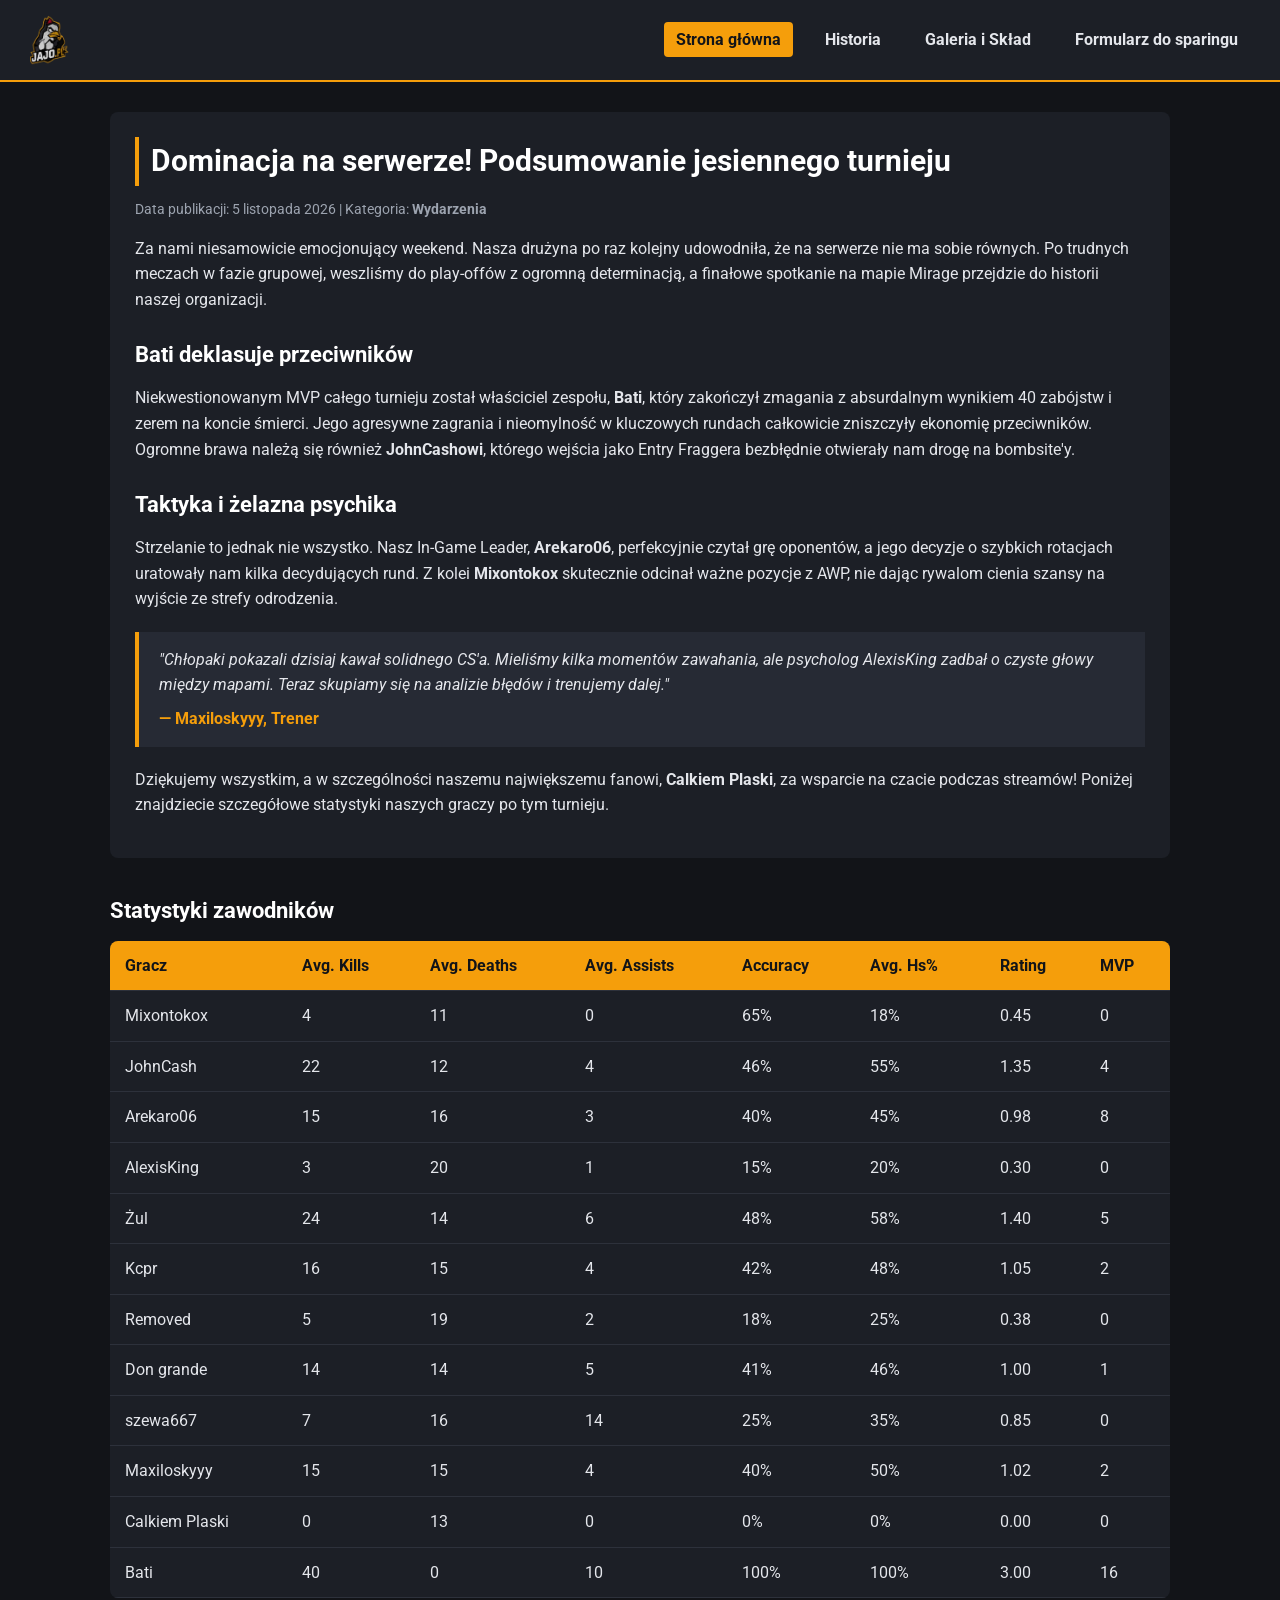
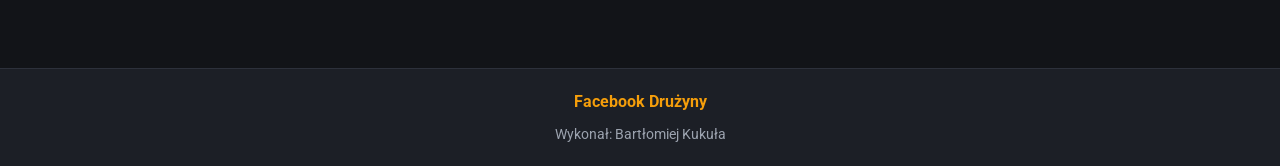
<file: index.html>
<!doctype html>
<html lang="pl">

<head>
  <meta charset="utf-8" />
  <meta name="viewport" content="width=device-width, initial-scale=1.0" />
  <link href="style.css" rel="stylesheet" />
  <title>Jajo PL — Strona Główna</title>
  <link rel="preconnect" href="https://fonts.googleapis.com" />
  <link rel="preconnect" href="https://fonts.gstatic.com" crossorigin />
  <link href="https://fonts.googleapis.com/css2?family=Roboto:ital,wght@0,400;0,700;1,400&display=swap"
    rel="stylesheet" />
</head>

<body>
  <header class="main-header">
    <div class="logo">
      <a href="index.html">
        <img src="logo.png" alt="Logo Drużyny Jajo PL" class="logo-img">
      </a>
    </div>
    <nav>
      <ul class="nav-links">
        <li><a href="index.html" class="active">Strona główna</a></li>
        <li><a href="history.html">Historia</a></li>
        <li><a href="gallery.html">Galeria i Skład</a></li>
        <li><a href="contact.html">Formularz do sparingu</a></li>
      </ul>
    </nav>
  </header>

  <main class="container">
    <article class="news-article">
      <header>
        <h1>Dominacja na serwerze! Podsumowanie jesiennego turnieju</h1>
        <p class="meta-data">Data publikacji: 5 listopada 2026 | Kategoria: <strong>Wydarzenia</strong></p>
      </header>

      <p>
        Za nami niesamowicie emocjonujący weekend. Nasza drużyna po raz kolejny udowodniła, że na serwerze nie ma sobie
        równych. Po trudnych meczach w fazie grupowej, weszliśmy do play-offów z ogromną determinacją, a finałowe
        spotkanie na mapie Mirage przejdzie do historii naszej organizacji.
      </p>

      <h2>Bati deklasuje przeciwników</h2>
      <p>
        Niekwestionowanym MVP całego turnieju został właściciel zespołu, <strong>Bati</strong>, który zakończył zmagania
        z
        absurdalnym wynikiem 40 zabójstw i zerem na koncie śmierci. Jego agresywne zagrania i nieomylność w kluczowych
        rundach całkowicie zniszczyły ekonomię przeciwników. Ogromne brawa należą się również
        <strong>JohnCashowi</strong>, którego wejścia jako Entry Fraggera bezbłędnie otwierały nam drogę na bombsite'y.
      </p>

      <h2>Taktyka i żelazna psychika</h2>
      <p>
        Strzelanie to jednak nie wszystko. Nasz In-Game Leader, <strong>Arekaro06</strong>, perfekcyjnie czytał grę
        oponentów, a jego decyzje o szybkich rotacjach uratowały nam kilka decydujących rund. Z kolei
        <strong>Mixontokox</strong> skutecznie odcinał ważne pozycje z AWP, nie dając rywalom cienia szansy na wyjście
        ze
        strefy odrodzenia.
      </p>

      <blockquote>
        "Chłopaki pokazali dzisiaj kawał solidnego CS'a. Mieliśmy kilka momentów zawahania, ale psycholog AlexisKing
        zadbał o czyste głowy między mapami. Teraz skupiamy się na analizie błędów i trenujemy dalej."
        <cite>— Maxiloskyyy, Trener</cite>
      </blockquote>

      <p>
        Dziękujemy wszystkim, a w szczególności naszemu największemu fanowi, <strong>Calkiem Plaski</strong>, za
        wsparcie
        na czacie podczas streamów! Poniżej znajdziecie szczegółowe statystyki naszych graczy po tym turnieju.
      </p>
    </article>

    <section class="stats-section">
      <h2>Statystyki zawodników</h2>
      <div class="table-wrapper">
        <table>
          <thead>
            <tr>
              <th>Gracz</th>
              <th>Avg. Kills</th>
              <th>Avg. Deaths</th>
              <th>Avg. Assists</th>
              <th>Accuracy</th>
              <th>Avg. Hs%</th>
              <th>Rating</th>
              <th>MVP</th>
            </tr>
          </thead>
          <tbody>
            <tr>
              <td>Mixontokox</td>
              <td>4</td>
              <td>11</td>
              <td>0</td>
              <td>65%</td>
              <td>18%</td>
              <td>0.45</td>
              <td>0</td>
            </tr>
            <tr>
              <td>JohnCash</td>
              <td>22</td>
              <td>12</td>
              <td>4</td>
              <td>46%</td>
              <td>55%</td>
              <td>1.35</td>
              <td>4</td>
            </tr>
            <tr>
              <td>Arekaro06</td>
              <td>15</td>
              <td>16</td>
              <td>3</td>
              <td>40%</td>
              <td>45%</td>
              <td>0.98</td>
              <td>8</td>
            </tr>
            <tr>
              <td>AlexisKing</td>
              <td>3</td>
              <td>20</td>
              <td>1</td>
              <td>15%</td>
              <td>20%</td>
              <td>0.30</td>
              <td>0</td>
            </tr>
            <tr>
              <td>Żul</td>
              <td>24</td>
              <td>14</td>
              <td>6</td>
              <td>48%</td>
              <td>58%</td>
              <td>1.40</td>
              <td>5</td>
            </tr>
            <tr>
              <td>Kcpr</td>
              <td>16</td>
              <td>15</td>
              <td>4</td>
              <td>42%</td>
              <td>48%</td>
              <td>1.05</td>
              <td>2</td>
            </tr>
            <tr>
              <td>Removed</td>
              <td>5</td>
              <td>19</td>
              <td>2</td>
              <td>18%</td>
              <td>25%</td>
              <td>0.38</td>
              <td>0</td>
            </tr>
            <tr>
              <td>Don grande</td>
              <td>14</td>
              <td>14</td>
              <td>5</td>
              <td>41%</td>
              <td>46%</td>
              <td>1.00</td>
              <td>1</td>
            </tr>
            <tr>
              <td>szewa667</td>
              <td>7</td>
              <td>16</td>
              <td>14</td>
              <td>25%</td>
              <td>35%</td>
              <td>0.85</td>
              <td>0</td>
            </tr>
            <tr>
              <td>Maxiloskyyy</td>
              <td>15</td>
              <td>15</td>
              <td>4</td>
              <td>40%</td>
              <td>50%</td>
              <td>1.02</td>
              <td>2</td>
            </tr>
            <tr>
              <td>Calkiem Plaski</td>
              <td>0</td>
              <td>13</td>
              <td>0</td>
              <td>0%</td>
              <td>0%</td>
              <td>0.00</td>
              <td>0</td>
            </tr>
            <tr>
              <td>Bati</td>
              <td>40</td>
              <td>0</td>
              <td>10</td>
              <td>100%</td>
              <td>100%</td>
              <td>3.00</td>
              <td>16</td>
            </tr>
          </tbody>
        </table>
      </div>
    </section>
  </main>

  <footer>
    <div class="footer-links">
      <a href="https://www.facebook.com/profile.php?id=61591420666282" target="_blank">Facebook Drużyny</a>
    </div>
    <p>Wykonał: Bartłomiej Kukuła</p>
  </footer>
</body>

</html>
</file>
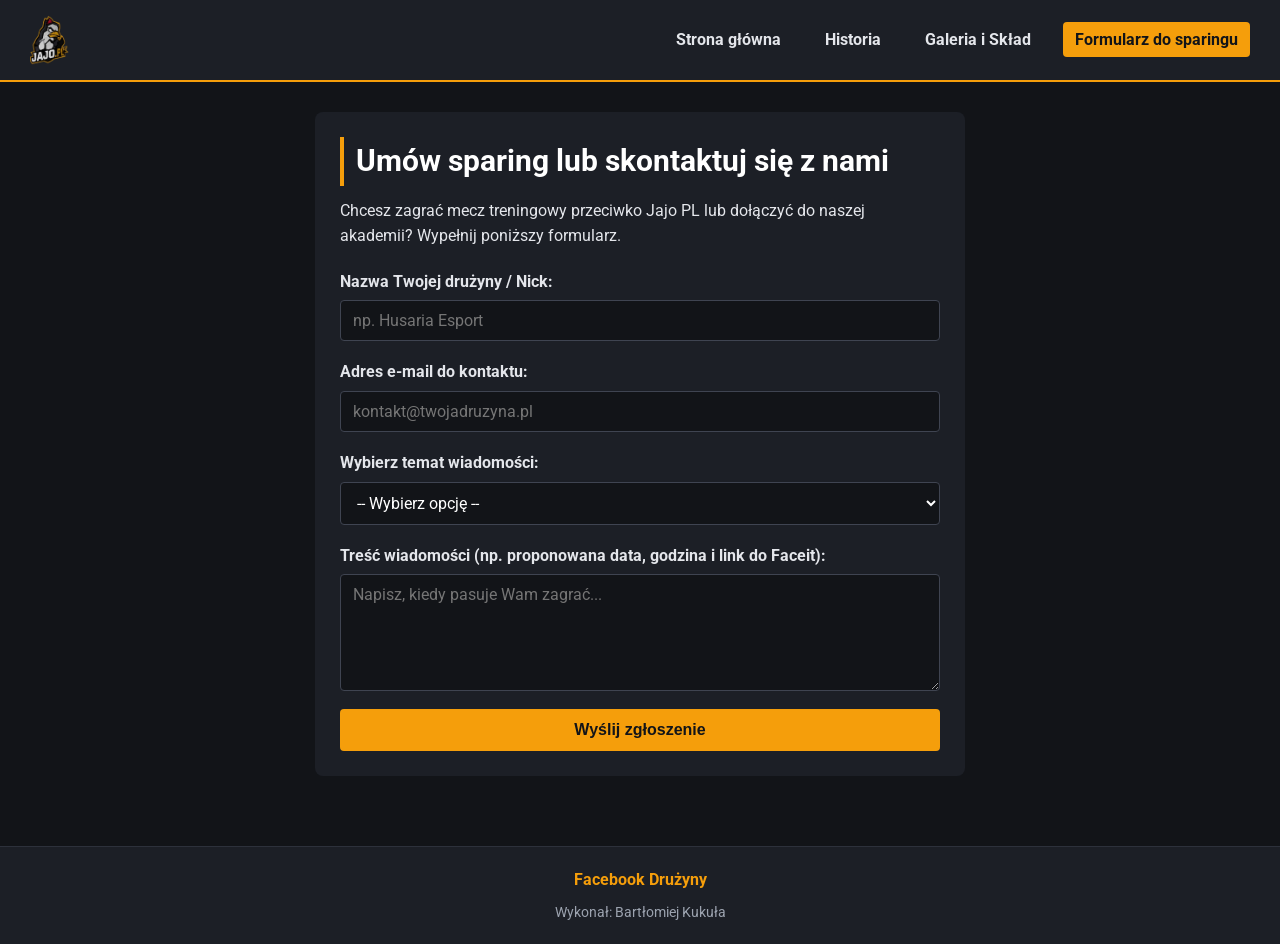
<file: contact.html>
<!doctype html>
<html lang="pl">

<head>
    <meta charset="utf-8" />
    <meta name="viewport" content="width=device-width, initial-scale=1.0" />
    <link href="style.css" rel="stylesheet" />
    <title>Jajo PL — Formularz do sparingu</title>
    <link rel="preconnect" href="https://fonts.googleapis.com" />
    <link rel="preconnect" href="https://fonts.gstatic.com" crossorigin />
    <link href="https://fonts.googleapis.com/css2?family=Roboto:ital,wght@0,400;0,700;1,400&display=swap"
        rel="stylesheet" />
</head>

<body>
    <header class="main-header">
        <div class="logo">
            <a href="index.html">
                <img src="logo.png" alt="Logo Drużyny Jajo PL" class="logo-img">
            </a>
        </div>
        <nav>
            <ul class="nav-links">
                <li><a href="index.html">Strona główna</a></li>
                <li><a href="history.html">Historia</a></li>
                <li><a href="gallery.html">Galeria i Skład</a></li>
                <li><a href="contact.html" class="active">Formularz do sparingu</a></li>
            </ul>
        </nav>
    </header>

    <main class="container">
        <section class="contact-section">
            <h1>Umów sparing lub skontaktuj się z nami</h1>
            <p>Chcesz zagrać mecz treningowy przeciwko Jajo PL lub dołączyć do naszej akademii? Wypełnij poniższy
                formularz.</p>

            <form id="sparing-form" class="contact-form">
                <div class="form-group">
                    <label for="team-name">Nazwa Twojej drużyny / Nick:</label>
                    <input type="text" id="team-name" name="team-name" placeholder="np. Husaria Esport" required
                        minlength="2" />
                </div>

                <div class="form-group">
                    <label for="email">Adres e-mail do kontaktu:</label>
                    <input type="email" id="email" name="email" placeholder="kontakt@twojadruzyna.pl" required />
                </div>

                <div class="form-group">
                    <label for="topic">Wybierz temat wiadomości:</label>
                    <select id="topic" name="topic" required>
                        <option value="">-- Wybierz opcję --</option>
                        <option value="sparing-bo1">Propozycja sparingu (BO1 - Mirage / Inferno)</option>
                        <option value="sparing-bo3">Propozycja sparingu (BO3 - pełny mecz)</option>
                        <option value="rekrutacja">Rekrutacja do drużyny</option>
                        <option value="wspolpraca">Współpraca / Inne</option>
                    </select>
                </div>

                <div class="form-group">
                    <label for="message">Treść wiadomości (np. proponowana data, godzina i link do Faceit):</label>
                    <textarea id="message" name="message" rows="5" placeholder="Napisz, kiedy pasuje Wam zagrać..."
                        required minlength="10"></textarea>
                </div>

                <button type="submit" class="submit-btn">Wyślij zgłoszenie</button>
            </form>

            <p id="form-status" class="form-status" hidden></p>
        </section>
    </main>

    <footer>
        <div class="footer-links">
            <a href="https://www.facebook.com/profile.php?id=61591420666282" target="_blank">Facebook Drużyny</a>
        </div>
        <p>Wykonał: Bartłomiej Kukuła</p>
    </footer>

    <script src="script.js"></script>
</body>

</html>
</file>
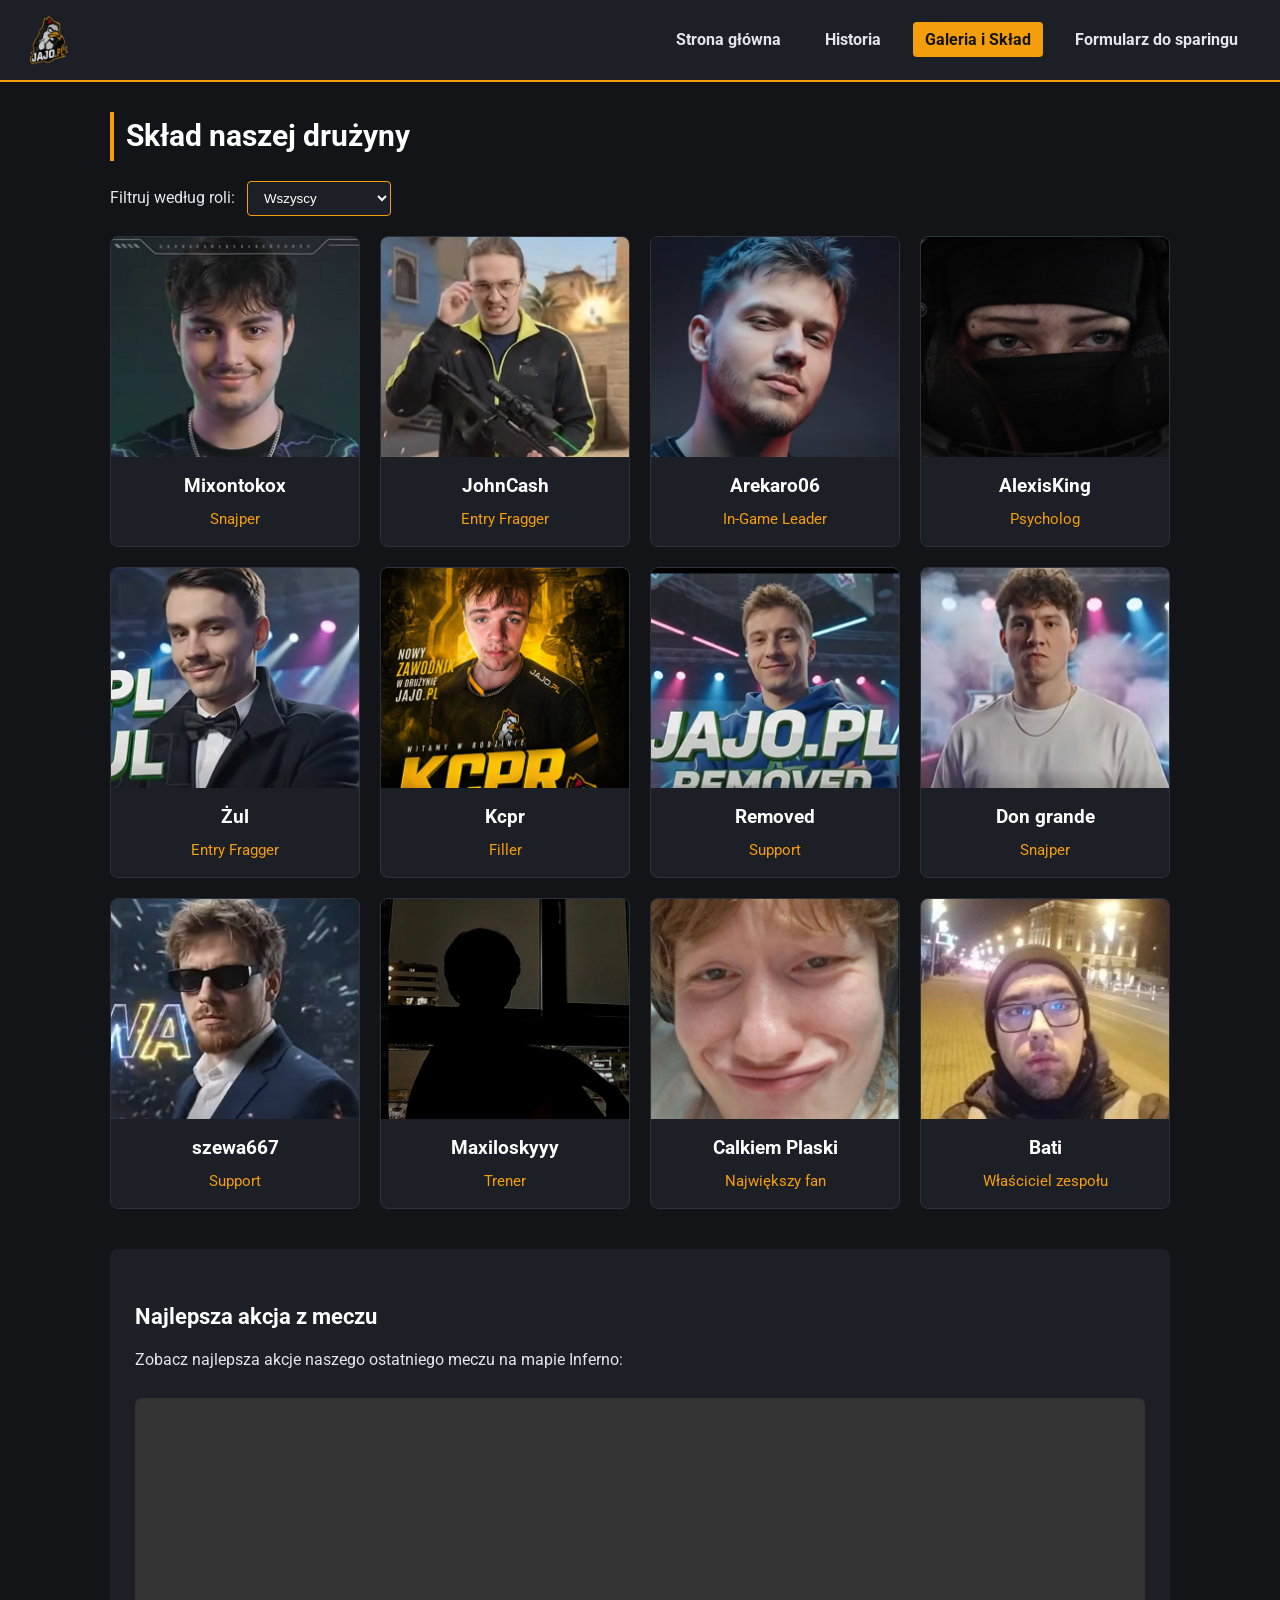
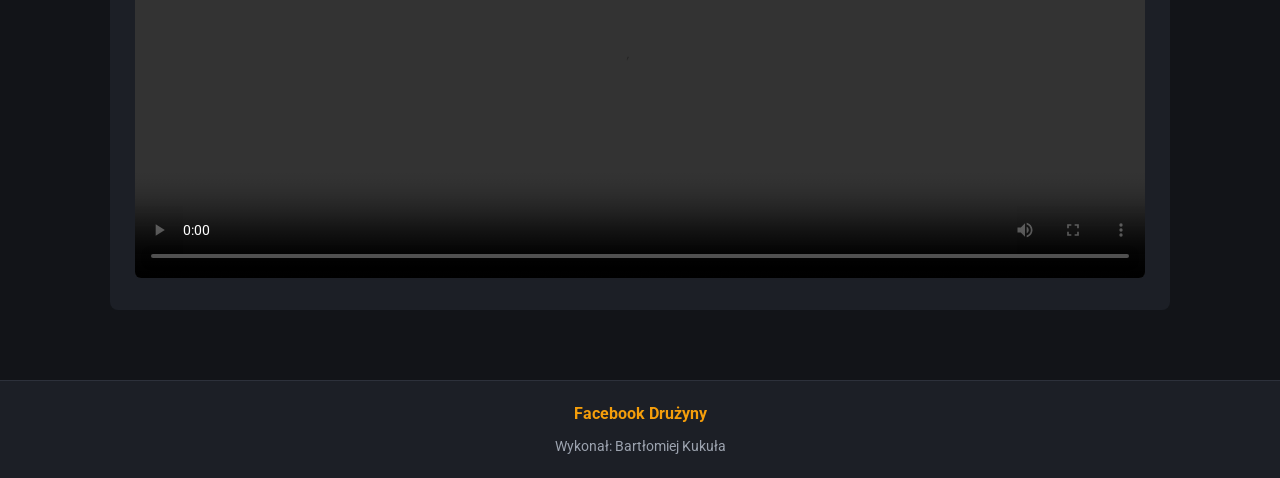
<file: gallery.html>
<!doctype html>
<html lang="pl">

<head>
  <meta charset="utf-8" />
  <meta name="viewport" content="width=device-width, initial-scale=1.0" />
  <link href="style.css" rel="stylesheet" />
  <title>Jajo PL — Galeria i Skład</title>
  <link rel="preconnect" href="https://fonts.googleapis.com" />
  <link rel="preconnect" href="https://fonts.gstatic.com" crossorigin />
  <link href="https://fonts.googleapis.com/css2?family=Roboto:ital,wght@0,400;0,700;1,400&display=swap"
    rel="stylesheet" />
</head>

<body>
  <header class="main-header">
    <div class="logo">
      <a href="index.html">
        <img src="logo.png" alt="Logo Drużyny Jajo PL" class="logo-img">
      </a>
    </div>
    <nav>
      <ul class="nav-links">
        <li><a href="index.html">Strona główna</a></li>
        <li><a href="history.html" >Historia</a></li>
        <li><a href="gallery.html" class="active">Galeria i Skład</a></li>
        <li><a href="contact.html">Formularz do sparingu</a></li>
      </ul>
    </nav>
  </header>

  <main class="container">
    <section class="gallery-section">
      <h1>Skład naszej drużyny</h1>

      <div class="filter-bar">
        <label for="role-filter">Filtruj według roli:</label>
        <select id="role-filter">
          <option value="wszyscy">Wszyscy</option>
          <option value="Snajper">Snajper</option>
          <option value="Entry Fragger">Entry Fragger</option>
          <option value="Support">Support</option>
          <option value="Inne">Sztab i pozostali</option>
        </select>
      </div>

      <div class="album">
        <div class="title" data-role="Snajper">
          <img src="jajoplplayers_4006400.png" alt="Mixontokox - Snajper" class="title-img">
          <div class="title-content">
            <h3>Mixontokox</h3>
            <p class="role">Snajper</p>
          </div>
        </div>

        <div class="title" data-role="Entry Fragger">
          <img src="jajoplplayers_4005400.png" alt="JohnCash - Entry Fragger" class="title-img">
          <div class="title-content">
            <h3>JohnCash</h3>
            <p class="role">Entry Fragger</p>
          </div>
        </div>

        <div class="title" data-role="Inne">
          <img src="jajoplplayers_4007400.png" alt="Arekaro06 - In-Game Leader" class="title-img">
          <div class="title-content">
            <h3>Arekaro06</h3>
            <p class="role">In-Game Leader</p>
          </div>
        </div>

        <div class="title" data-role="Inne">
          <img src="jajoplplayers_4009400.png" alt="AlexisKing - Psycholog" class="title-img">
          <div class="title-content">
            <h3>AlexisKing</h3>
            <p class="role">Psycholog</p>
          </div>
        </div>

        <div class="title" data-role="Entry Fragger">
          <img src="jajoplplayers_4001400.png" alt="Żul - Entry Fragger" class="title-img">
          <div class="title-content">
            <h3>Żul</h3>
            <p class="role">Entry Fragger</p>
          </div>
        </div>

        <div class="title" data-role="Inne">
          <img src="jajoplplayers_4003400.png" alt="Kcpr - Filler" class="title-img">
          <div class="title-content">
            <h3>Kcpr</h3>
            <p class="role">Filler</p>
          </div>
        </div>

        <div class="title" data-role="Support">
          <img src="jajoplplayers_4002400.png" alt="Removed - Support" class="title-img">
          <div class="title-content">
            <h3>Removed</h3>
            <p class="role">Support</p>
          </div>
        </div>

        <div class="title" data-role="Snajper">
          <img src="jajoplplayers_4004400.png" alt="Don grande - Snajper" class="title-img">
          <div class="title-content">
            <h3>Don grande</h3>
            <p class="role">Snajper</p>
          </div>
        </div>

        <div class="title" data-role="Support">
          <img src="jajoplplayers_4008400.png" alt="szewa667 - Support" class="title-img">
          <div class="title-content">
            <h3>szewa667</h3>
            <p class="role">Support</p>
          </div>
        </div>

        <div class="title" data-role="Inne">
          <img src="jajoplplayers_40010400.png" alt="Maxiloskyyy - Trener" class="title-img">
          <div class="title-content">
            <h3>Maxiloskyyy</h3>
            <p class="role">Trener</p>
          </div>
        </div>

        <div class="title" data-role="Inne">
          <img src="jajoplplayers_40023400.jpg" alt="Calkiem Plaski - Największy fan" class="title-img">
          <div class="title-content">
            <h3>Calkiem Plaski</h3>
            <p class="role">Największy fan</p>
          </div>
        </div>

        <div class="title" data-role="Inne">
          <img src="jajoplplayers_40024400.jpg" alt="Bati - Właściciel zespołu" class="title-img">
          <div class="title-content">
            <h3>Bati</h3>
            <p class="role">Właściciel zespołu</p>
          </div>
        </div>
      </div>
    </section>

    <section class="video-section">
      <h2>Najlepsza akcja z meczu</h2>
      <p>Zobacz najlepsza akcje naszego ostatniego meczu na mapie Inferno:</p>
      <video controls width="100%" class="highlight-video">
        <source src="highlight.mp4" type="video/mp4">
        highlight
      </video>
    </section>
  </main>

  <footer>
    <div class="footer-links">
      <a href="https://www.facebook.com/profile.php?id=61591420666282" target="_blank">Facebook Drużyny</a>
    </div>
    <p>Wykonał: Bartłomiej Kukuła</p>
  </footer>

  <script src="script.js"></script>
</body>

</html>
</file>
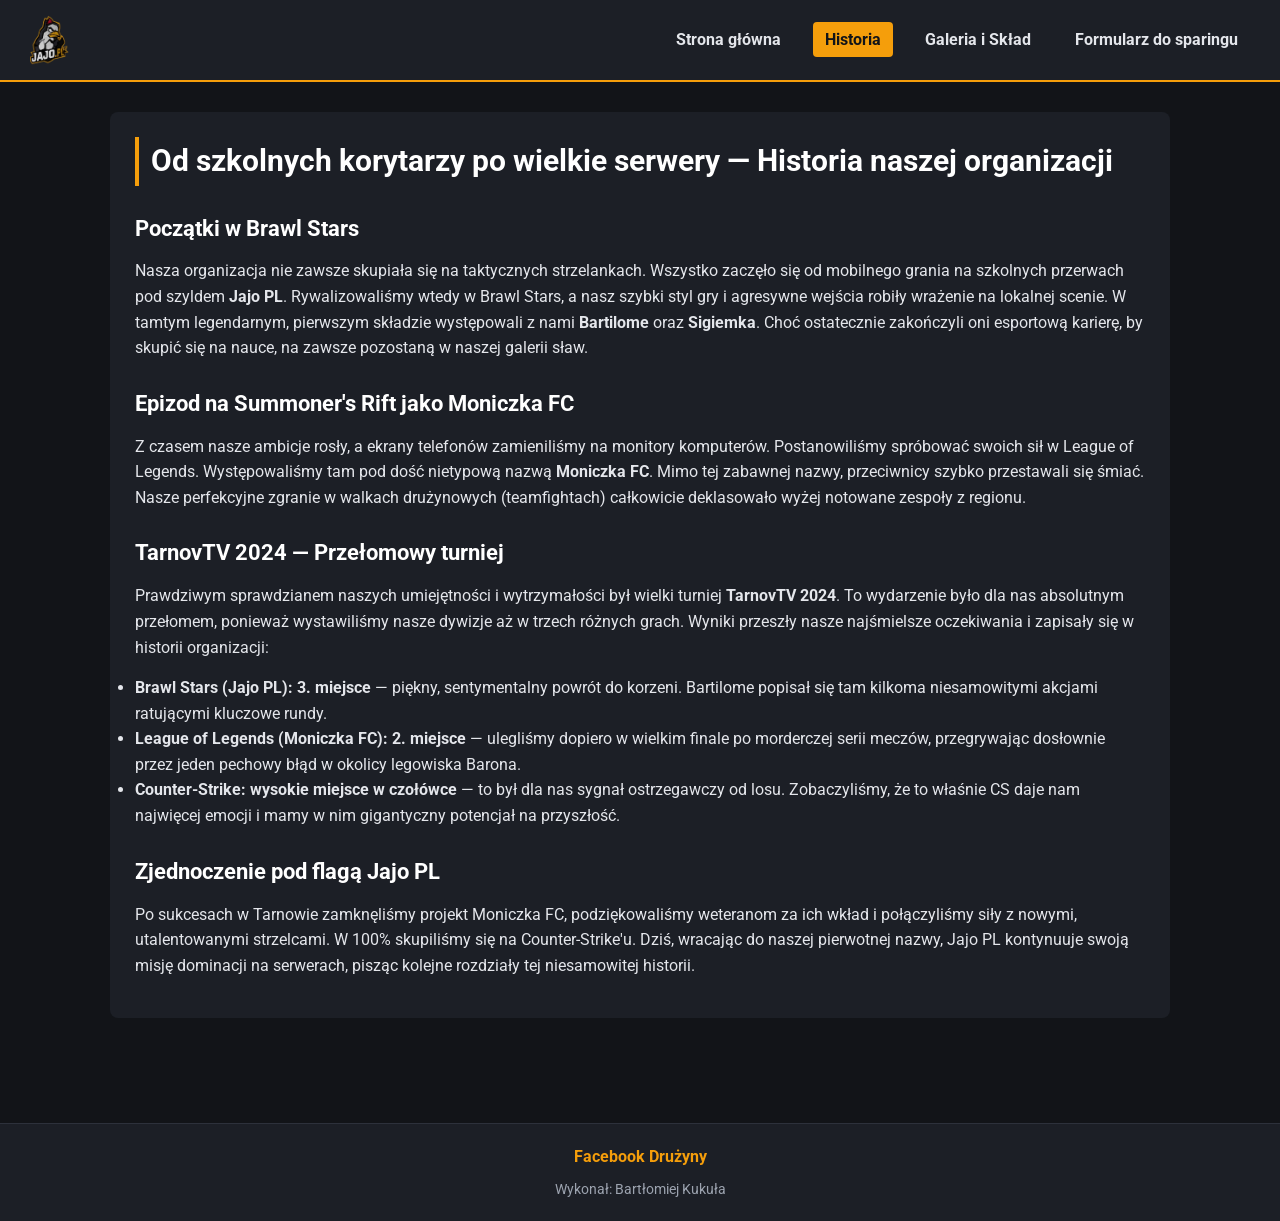
<file: history.html>
<!doctype html>
<html lang="pl">

<head>
    <meta charset="utf-8" />
    <meta name="viewport" content="width=device-width, initial-scale=1.0" />
    <link href="style.css" rel="stylesheet" />
    <title>Jajo PL — Historia</title>
    <link rel="preconnect" href="https://fonts.googleapis.com" />
    <link rel="preconnect" href="https://fonts.gstatic.com" crossorigin />
    <link href="https://fonts.googleapis.com/css2?family=Roboto:ital,wght@0,400;0,700;1,400&display=swap"
        rel="stylesheet" />
</head>

<body>
    <header class="main-header">
        <div class="logo">
            <a href="index.html">
                <img src="logo.png" alt="Logo Drużyny Jajo PL" class="logo-img">
            </a>
        </div>
        <nav>
            <ul class="nav-links">
                <li><a href="index.html">Strona główna</a></li>
                <li><a href="history.html" class="active">Historia</a></li>
                <li><a href="gallery.html">Galeria i Skład</a></li>
                <li><a href="contact.html">Formularz do sparingu</a></li>
            </ul>
        </nav>
    </header>

    <main class="container">
        <article class="news-article">
            <header>
                <h1>Od szkolnych korytarzy po wielkie serwery — Historia naszej organizacji</h1>
            </header>

            <h2>Początki w Brawl Stars</h2>
            <p>Nasza organizacja nie zawsze skupiała się na taktycznych strzelankach. Wszystko zaczęło się od mobilnego
                grania na szkolnych przerwach pod szyldem <strong>Jajo PL</strong>. Rywalizowaliśmy wtedy w Brawl Stars,
                a nasz szybki styl gry i agresywne wejścia robiły wrażenie na lokalnej scenie. W tamtym legendarnym,
                pierwszym składzie występowali z nami <strong>Bartilome</strong> oraz <strong>Sigiemka</strong>. Choć
                ostatecznie zakończyli oni esportową karierę, by skupić się na nauce, na zawsze pozostaną w naszej
                galerii sław.</p>

            <h2>Epizod na Summoner's Rift jako Moniczka FC</h2>
            <p>Z czasem nasze ambicje rosły, a ekrany telefonów zamieniliśmy na monitory komputerów. Postanowiliśmy
                spróbować swoich sił w League of Legends. Występowaliśmy tam pod dość nietypową nazwą <strong>Moniczka
                    FC</strong>. Mimo tej zabawnej nazwy,
                przeciwnicy szybko przestawali się śmiać. Nasze perfekcyjne zgranie w walkach drużynowych (teamfightach)
                całkowicie deklasowało wyżej notowane zespoły z regionu.</p>

            <h2>TarnovTV 2024 — Przełomowy turniej</h2>
            <p>Prawdziwym sprawdzianem naszych umiejętności i wytrzymałości był wielki turniej <strong>TarnovTV
                    2024</strong>. To wydarzenie było dla nas absolutnym przełomem, ponieważ wystawiliśmy nasze dywizje
                aż w trzech różnych grach. Wyniki przeszły nasze najśmielsze oczekiwania i zapisały się w historii
                organizacji:</p>

            <ul>
                <li><strong>Brawl Stars (Jajo PL): 3. miejsce</strong> — piękny, sentymentalny powrót do korzeni.
                    Bartilome popisał się tam kilkoma niesamowitymi akcjami ratującymi kluczowe rundy.</li>
                <li><strong>League of Legends (Moniczka FC): 2. miejsce</strong> — ulegliśmy dopiero w wielkim finale po
                    morderczej serii meczów, przegrywając dosłownie przez jeden pechowy błąd w okolicy legowiska Barona.
                </li>
                <li><strong>Counter-Strike: wysokie miejsce w czołówce</strong> — to był dla nas sygnał ostrzegawczy od
                    losu. Zobaczyliśmy, że to właśnie CS daje nam najwięcej emocji i mamy w nim gigantyczny potencjał na
                    przyszłość.</li>
            </ul>

            <h2>Zjednoczenie pod flagą Jajo PL</h2>
            <p>Po sukcesach w Tarnowie zamknęliśmy projekt Moniczka FC, podziękowaliśmy weteranom za ich wkład i
                połączyliśmy siły z nowymi, utalentowanymi strzelcami. W 100% skupiliśmy się na Counter-Strike'u. Dziś,
                wracając do naszej pierwotnej nazwy, Jajo PL kontynuuje swoją misję dominacji na serwerach, pisząc
                kolejne rozdziały tej niesamowitej historii.</p>
        </article>
    </main>

    <footer>
        <div class="footer-links">
            <a href="https://www.facebook.com/profile.php?id=61591420666282" target="_blank">Facebook Drużyny</a>
        </div>
        <p>Wykonał: Bartłomiej Kukuła</p>
    </footer>
</body>

</html>
</file>
<file: style.css>
* {
  box-sizing: border-box;
  margin: 0;
  padding: 0;
}

body {
  font-family: 'Roboto', sans-serif;
  background-color: #121418;
  color: #e4e6eb;
  line-height: 1.6;
  display: flex;
  flex-direction: column;
  min-height: 100vh;
}

.main-header {
  background-color: #1c1f26;
  padding: 15px 30px;
  display: flex;
  justify-content: space-between;
  align-items: center;
  border-bottom: 2px solid #f59e0b;
}

.logo-img {
  height: 50px;
  width: auto;
  display: block;
}

.nav-links {
  list-style: none;
  display: flex;
  gap: 20px;
}

.nav-links a {
  color: #e4e6eb;
  text-decoration: none;
  font-weight: 700;
  padding: 8px 12px;
  border-radius: 4px;
  transition: background-color 0.2s;
}

.nav-links a:hover,
.nav-links a.active {
  background-color: #f59e0b;
  color: #121418;
}

.container {
  max-width: 1100px;
  width: 100%;
  margin: 30px auto;
  padding: 0 20px;
  flex: 1;
}

h1, h2, h3 {
  color: #ffffff;
  margin-bottom: 12px;
}

h1 {
  font-size: 1.9rem;
  border-left: 4px solid #f59e0b;
  padding-left: 12px;
}

h2 {
  font-size: 1.4rem;
  margin-top: 25px;
}

p {
  margin-bottom: 15px;
}

.news-article {
  background-color: #1c1f26;
  padding: 25px;
  border-radius: 8px;
  margin-bottom: 35px;
}

.meta-data {
  color: #9ca3af;
  font-size: 0.9rem;
}

blockquote {
  background-color: #262a34;
  border-left: 4px solid #f59e0b;
  padding: 15px 20px;
  margin: 20px 0;
  font-style: italic;
}

blockquote cite {
  display: block;
  margin-top: 8px;
  font-weight: bold;
  font-style: normal;
  color: #f59e0b;
}

.table-wrapper {
  overflow-x: auto;
}

table {
  width: 100%;
  border-collapse: collapse;
  background-color: #1c1f26;
  border-radius: 8px;
  overflow: hidden;
}

th, td {
  padding: 12px 15px;
  text-align: left;
  border-bottom: 1px solid #2d313b;
}

th {
  background-color: #f59e0b;
  color: #121418;
  font-weight: 700;
}

tbody tr:hover {
  background-color: #262a34;
}

.filter-bar {
  margin: 20px 0;
  display: flex;
  align-items: center;
  gap: 12px;
}

.filter-bar select {
  padding: 8px 12px;
  background-color: #1c1f26;
  color: #ffffff;
  border: 1px solid #f59e0b;
  border-radius: 4px;
}

.album {
  display: grid;
  grid-template-columns: repeat(auto-fill, minmax(220px, 1fr));
  gap: 20px;
  margin-top: 20px;
}

.title {
  background-color: #1c1f26;
  border-radius: 8px;
  overflow: hidden;
  border: 1px solid #2d313b;
  text-align: center;
  transition: transform 0.2s;
}

.title:hover {
  transform: translateY(-4px);
  border-color: #f59e0b;
}

.title-img {
  width: 100%;
  height: 220px;
  object-fit: cover;
  display: block;
  background-color: #262a34;
}

.title-content {
  padding: 15px;
}

.title-content h3 {
  margin-bottom: 5px;
}

.title-content .role {
  color: #f59e0b;
  font-size: 0.95rem;
  margin-bottom: 0;
}

.video-section {
  margin-top: 40px;
  background-color: #1c1f26;
  padding: 25px;
  border-radius: 8px;
}

.highlight-video {
  max-height: 480px;
  background-color: #000;
  border-radius: 6px;
  margin-top: 10px;
}

.contact-section {
  background-color: #1c1f26;
  padding: 25px;
  border-radius: 8px;
  max-width: 650px;
  margin: 0 auto;
}

.contact-form {
  display: flex;
  flex-direction: column;
  gap: 18px;
  margin-top: 20px;
}

.form-group {
  display: flex;
  flex-direction: column;
  gap: 6px;
}

.form-group label {
  font-weight: 700;
}

.form-group input,
.form-group select,
.form-group textarea {
  padding: 10px 12px;
  border-radius: 4px;
  border: 1px solid #3f4451;
  background-color: #121418;
  color: #ffffff;
  font-family: inherit;
  font-size: 1rem;
}

.form-group input:focus,
.form-group select:focus,
.form-group textarea:focus {
  outline: none;
  border-color: #f59e0b;
}

.submit-btn {
  background-color: #f59e0b;
  color: #121418;
  border: none;
  padding: 12px 20px;
  font-size: 1rem;
  font-weight: 700;
  border-radius: 4px;
  cursor: pointer;
}

.submit-btn:hover {
  background-color: #d97706;
}

.form-status {
  margin-top: 15px;
  padding: 12px;
  background-color: #065f46;
  color: #ffffff;
  border-radius: 4px;
  text-align: center;
}

footer {
  background-color: #1c1f26;
  text-align: center;
  padding: 20px;
  border-top: 1px solid #2d313b;
  margin-top: 40px;
}

.footer-links {
  margin-bottom: 8px;
}

.footer-links a {
  color: #f59e0b;
  text-decoration: none;
  font-weight: 700;
}

footer p {
  margin-bottom: 0;
  font-size: 0.9rem;
  color: #9ca3af;
}

@media (max-width: 768px) {
  .main-header {
    flex-direction: column;
    gap: 15px;
  }

  .nav-links {
    flex-direction: column;
    align-items: center;
    gap: 10px;
    width: 100%;
  }

  h1 {
    font-size: 1.5rem;
  }
}
</file>
